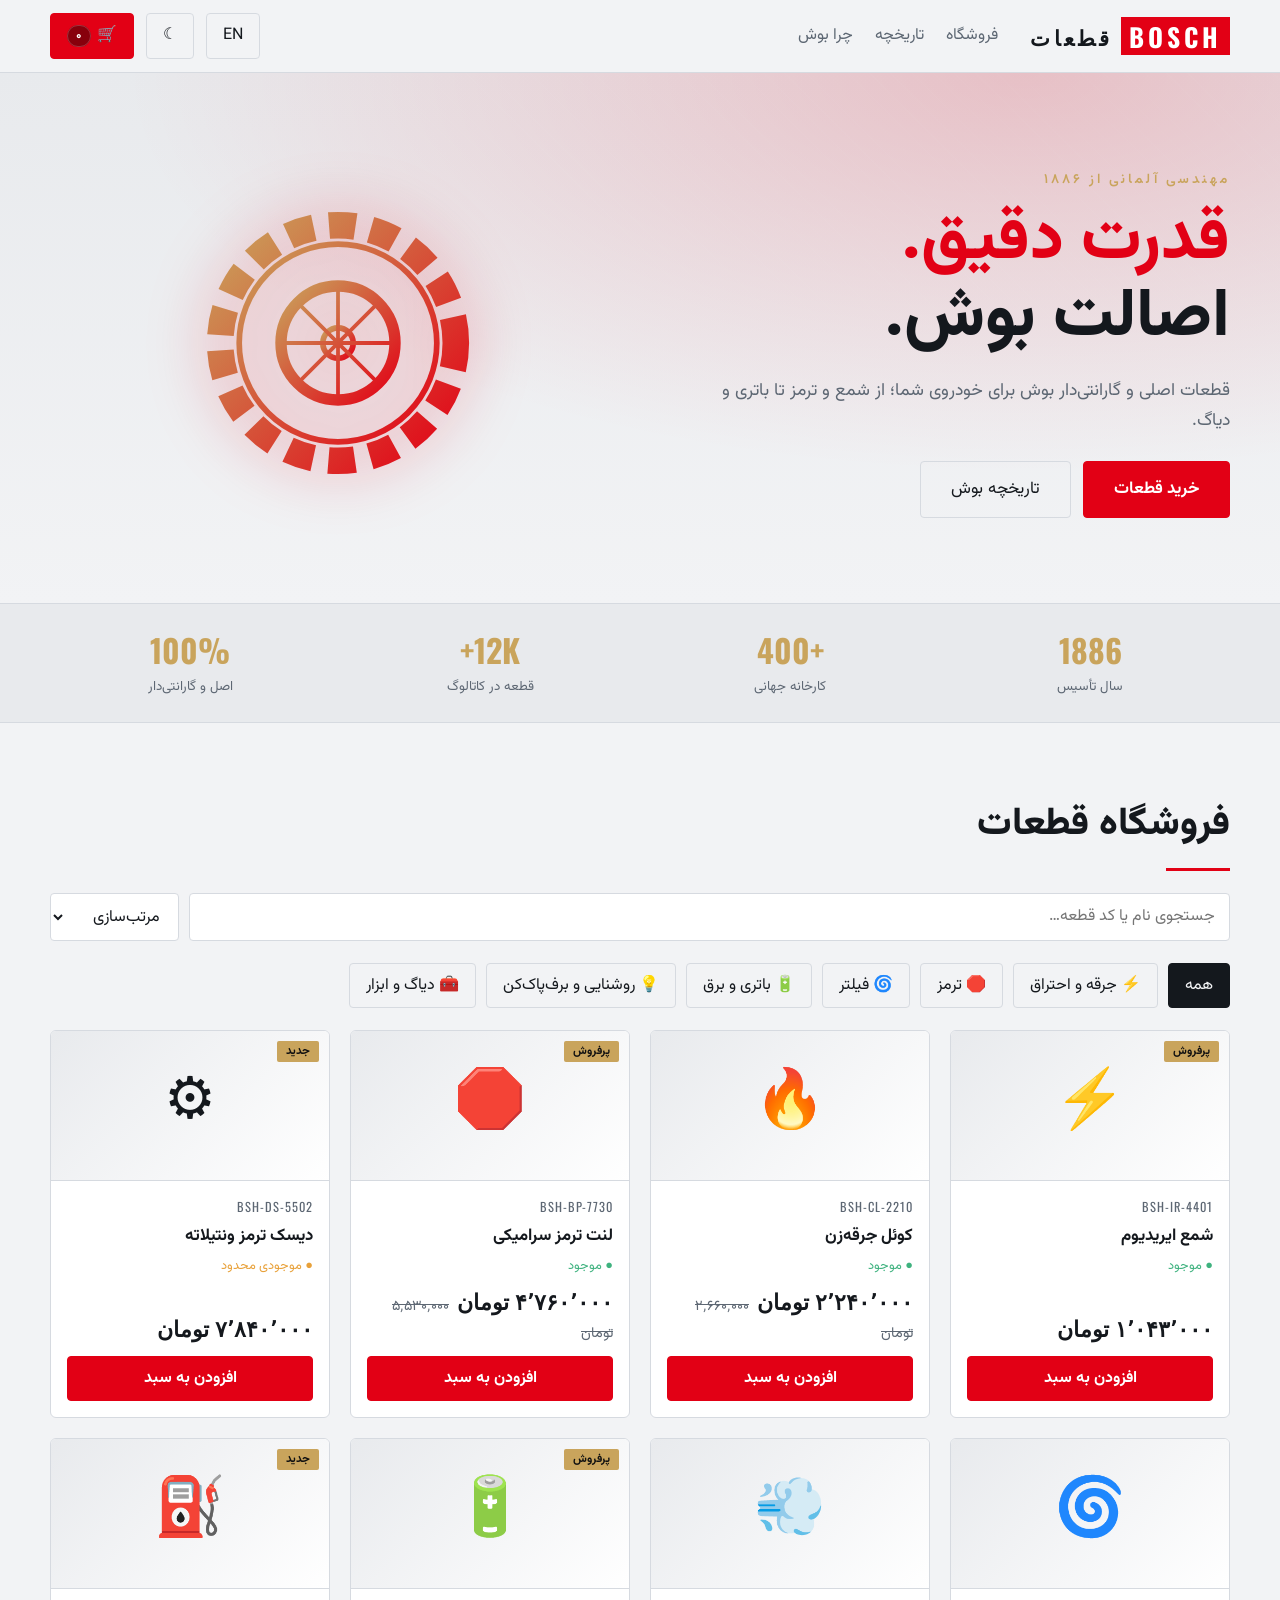
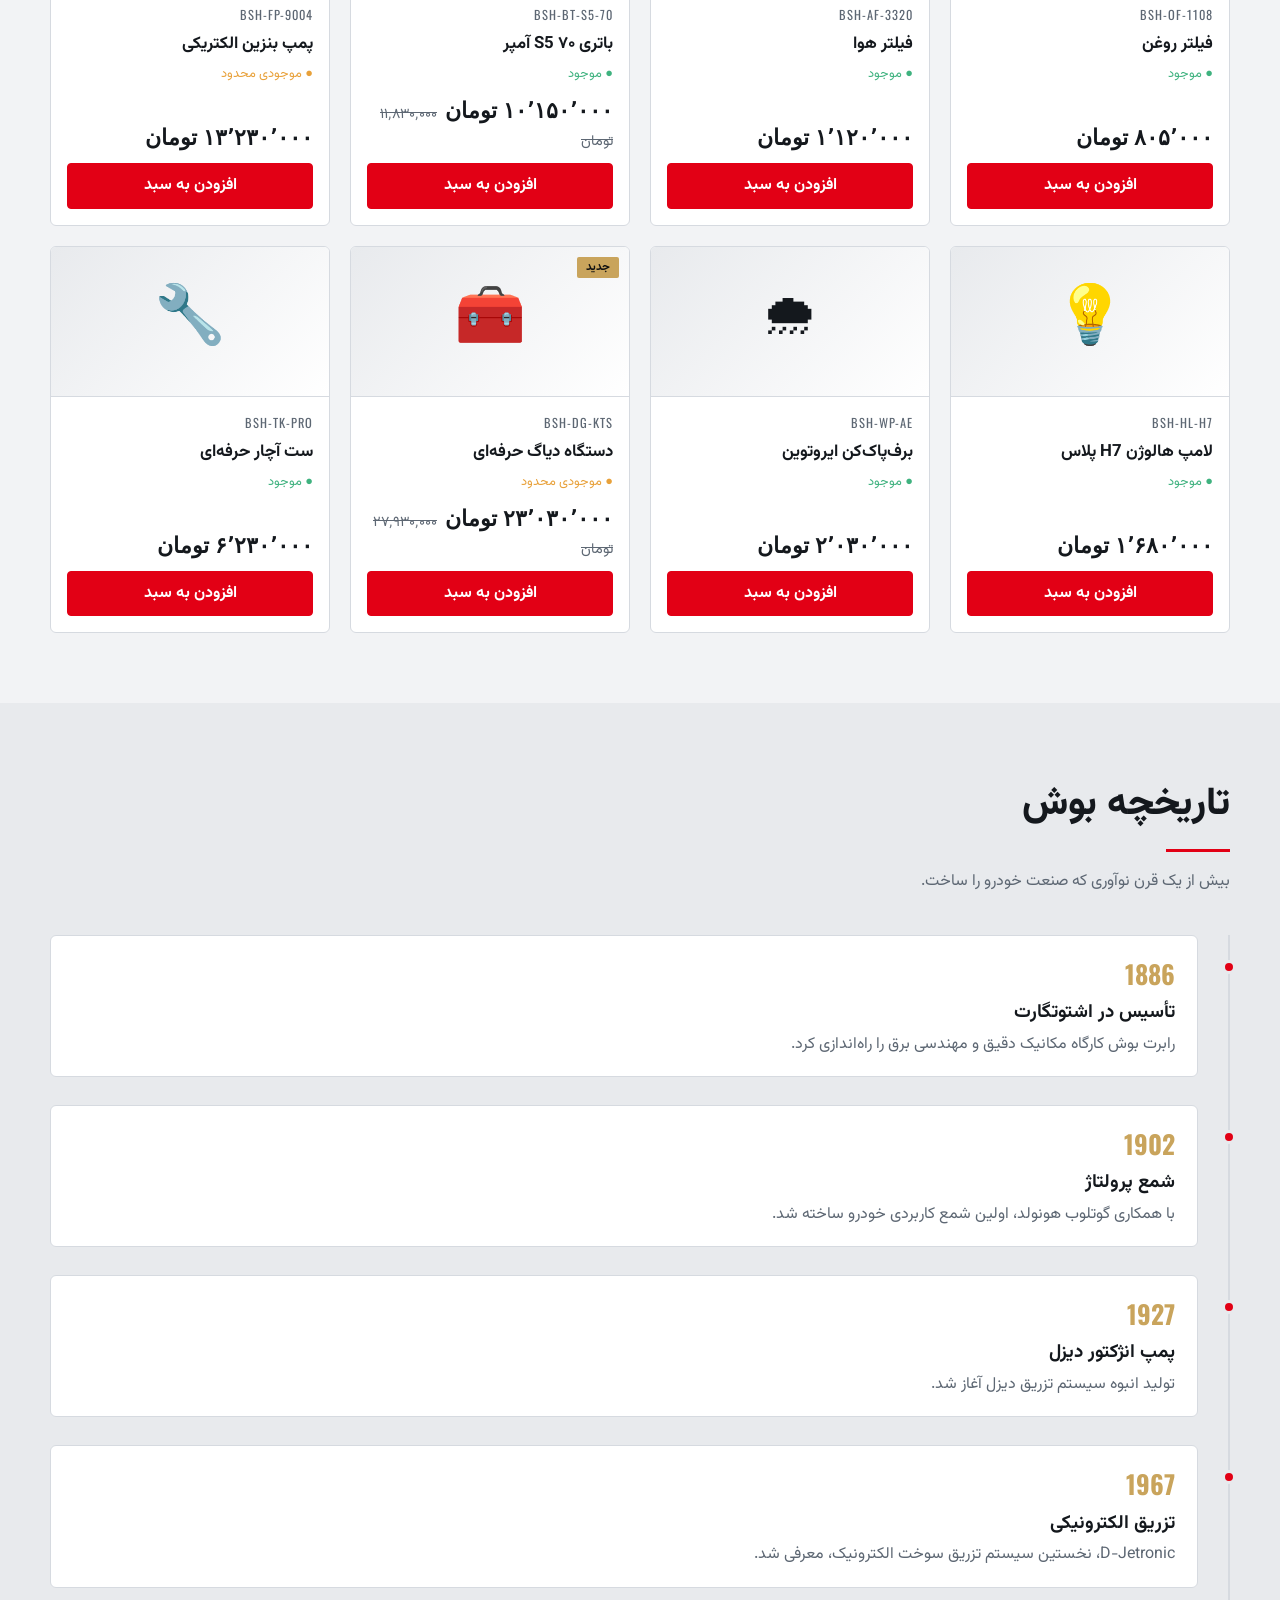
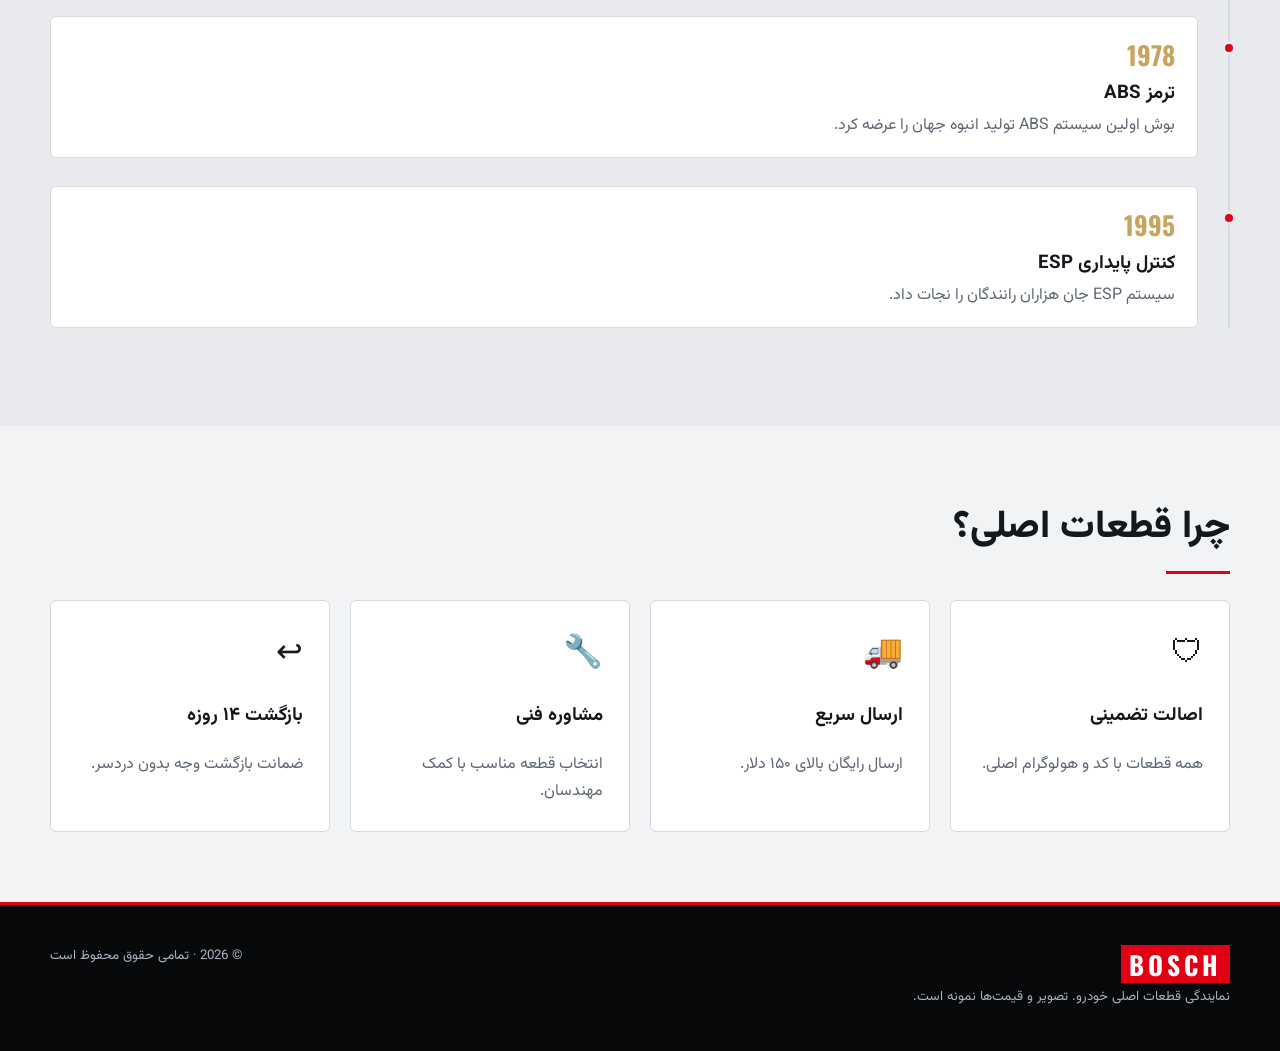
<file: index.html>
<!DOCTYPE html>
<html lang="fa" dir="rtl" data-theme="dark">
<head>
<meta charset="utf-8">
<meta name="viewport" content="width=device-width, initial-scale=1">
<title>BOSCH Parts | قطعات اصلی بوش</title>
<link rel="preconnect" href="https://fonts.googleapis.com">
<link href="https://fonts.googleapis.com/css2?family=Oswald:wght@500;700&family=Vazirmatn:wght@400;600;800&display=swap" rel="stylesheet">
<link rel="stylesheet" href="style.css">
</head>
<body>
<nav>
  <div class="container nav-in">
    <a class="logo" href="#top"><b>BOSCH</b><small data-t="parts"></small></a>
    <div class="menu"><a href="#shop" data-t="nShop"></a><a href="#history" data-t="nHist"></a><a href="#why" data-t="nWhy"></a></div>
    <div class="sp"></div>
    <button class="btn" id="langBtn" aria-label="Language">EN</button>
    <button class="btn" id="themeBtn" aria-label="Theme">☀</button>
    <button class="btn btn-red" id="cartBtn" aria-label="Cart">🛒<span class="badge" id="cartCount">0</span></button>
  </div>
</nav>

<header class="hero" id="top">
  <div class="container hero-in">
    <div>
      <div class="eyebrow" data-t="eyebrow"></div>
      <h1><span data-t="h1a"></span><br><em data-t="h1b"></em></h1>
      <p data-t="sub"></p>
      <div class="cta"><a class="btn btn-red btn-lg" href="#shop" data-t="cta"></a><a class="btn btn-lg" href="#history" data-t="cta2"></a></div>
    </div>
    <svg class="gear" viewBox="0 0 200 200" role="img" aria-label="gear">
      <defs><linearGradient id="g" x1="0" y1="0" x2="1" y2="1"><stop offset="0" stop-color="#c9a45c"/><stop offset="1" stop-color="#e20015"/></linearGradient></defs>
      <g fill="none" stroke="url(#g)">
        <circle cx="100" cy="100" r="62" stroke-width="14" stroke-dasharray="14 8.1"/>
        <circle cx="100" cy="100" r="52" stroke-width="3"/>
        <circle cx="100" cy="100" r="30" stroke-width="6"/>
        <circle cx="100" cy="100" r="8" stroke-width="3"/>
        <path d="M100 70v60M70 100h60M79 79l42 42M121 79l-42 42" stroke-width="2"/>
      </g>
    </svg>
  </div>
</header>

<div class="stats"><div class="container grid4" id="stats"></div></div>

<section id="shop"><div class="container">
  <h2 data-t="shop"></h2>
  <div class="tools">
    <input type="search" id="q" data-ph="search">
    <select id="sort"></select>
  </div>
  <div class="tools" id="cats"></div>
  <div class="grid" id="grid"></div>
  <p class="empty" id="none" data-t="none" hidden></p>
</div></section>

<section id="history" class="alt"><div class="container">
  <h2 data-t="hist"></h2><p class="mu" data-t="histSub"></p>
  <div class="timeline" id="timeline"></div>
</div></section>

<section id="why"><div class="container">
  <h2 data-t="why"></h2>
  <div class="grid4 feats" id="feats"></div>
</div></section>

<footer><div class="container foot">
  <div><div class="logo"><b>BOSCH</b></div><small data-t="foot"></small></div>
  <small>© 2026 · <span data-t="rights"></span></small>
</div></footer>

<div class="ov" id="cartOv" hidden><aside class="drawer" id="drawer"></aside></div>
<div class="ov center" id="modalOv" hidden><div class="modal" id="modal"></div></div>
<div class="toast" id="toast" hidden></div>

<script src="script.js"></script>
</body>
</html>
</file>
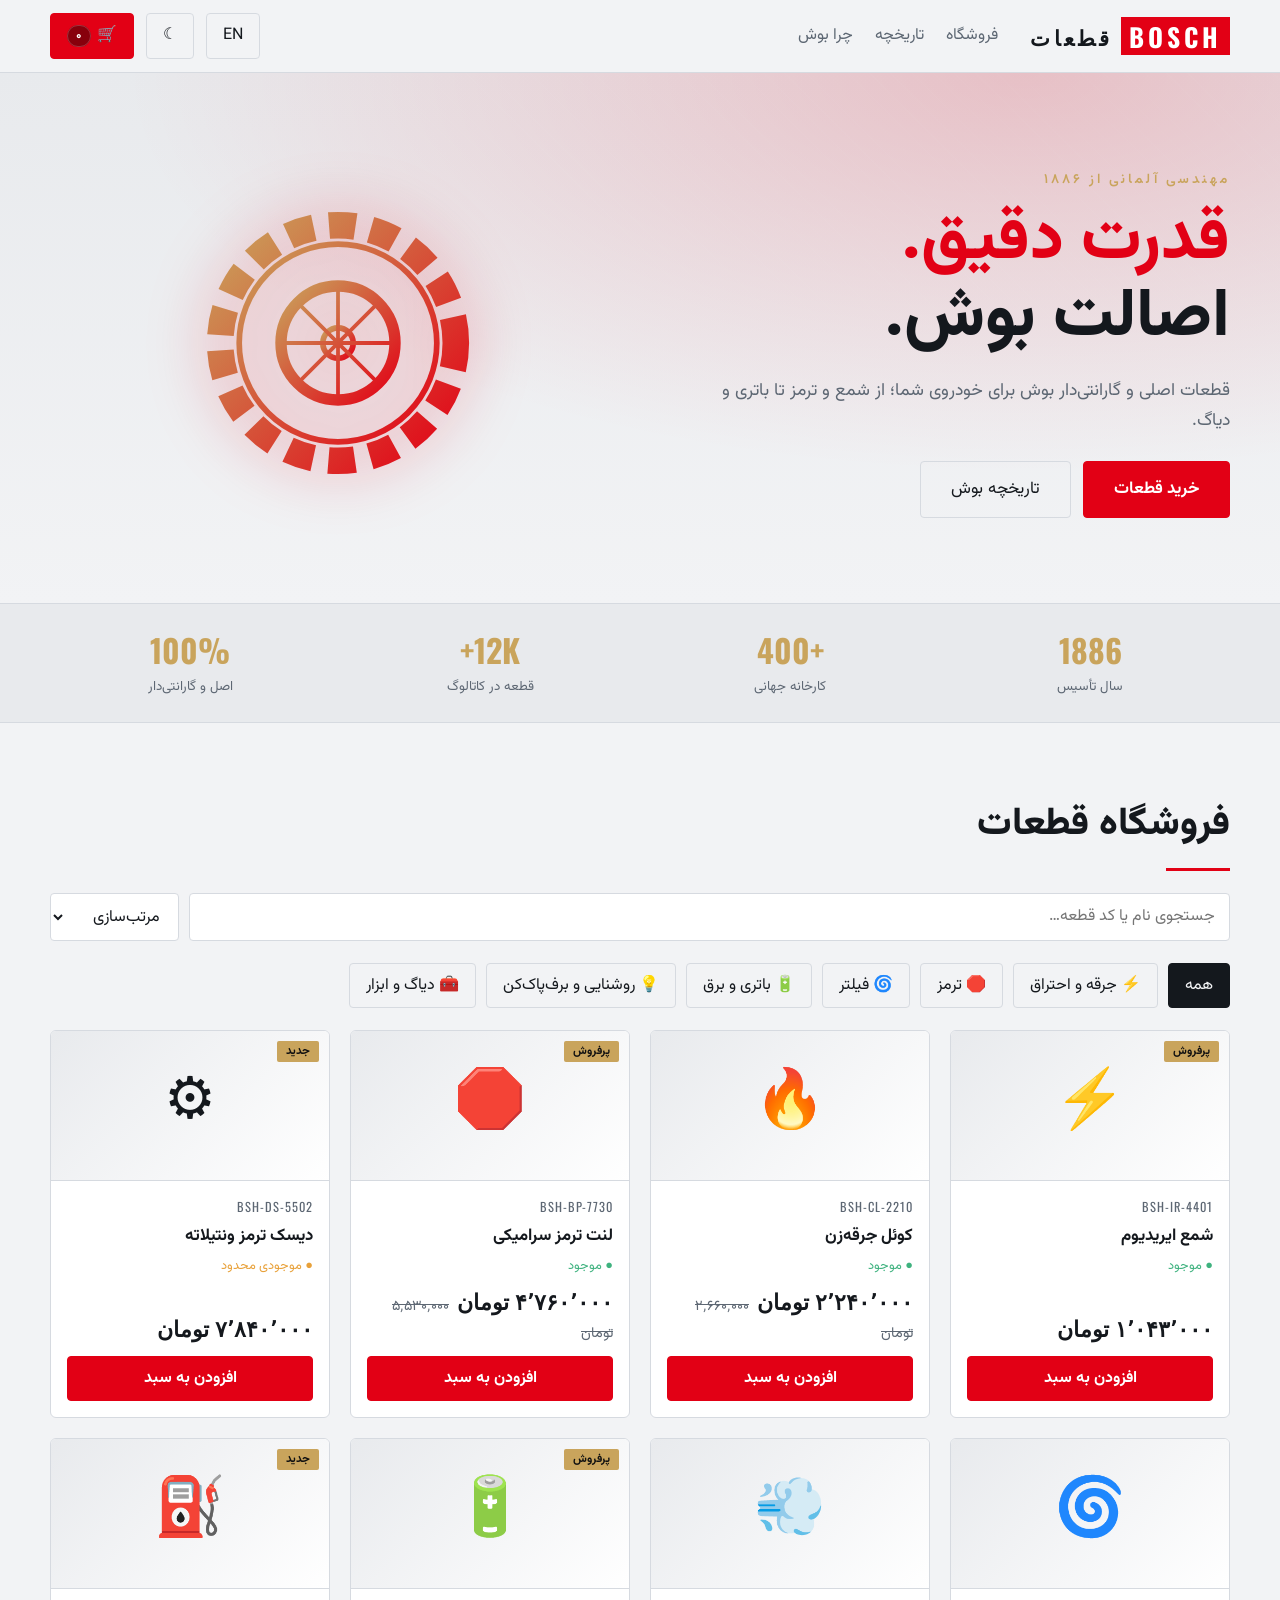
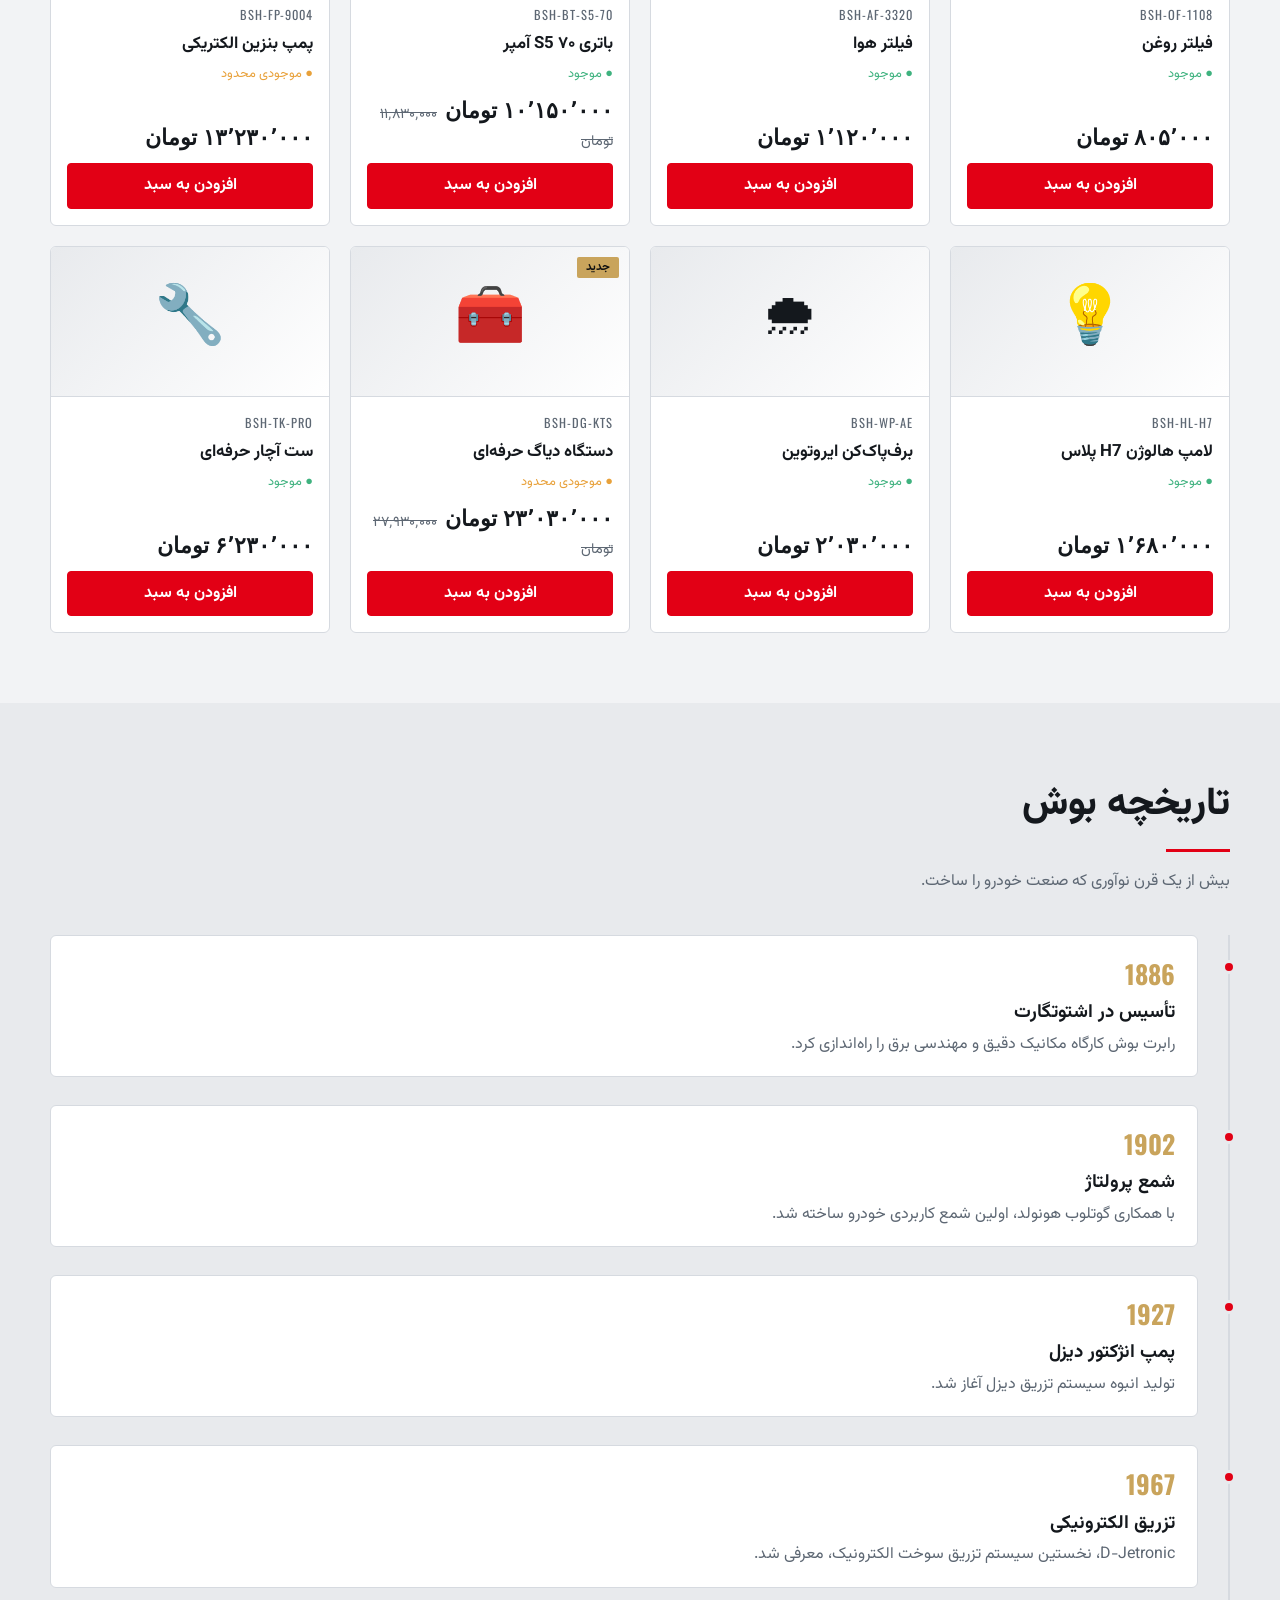
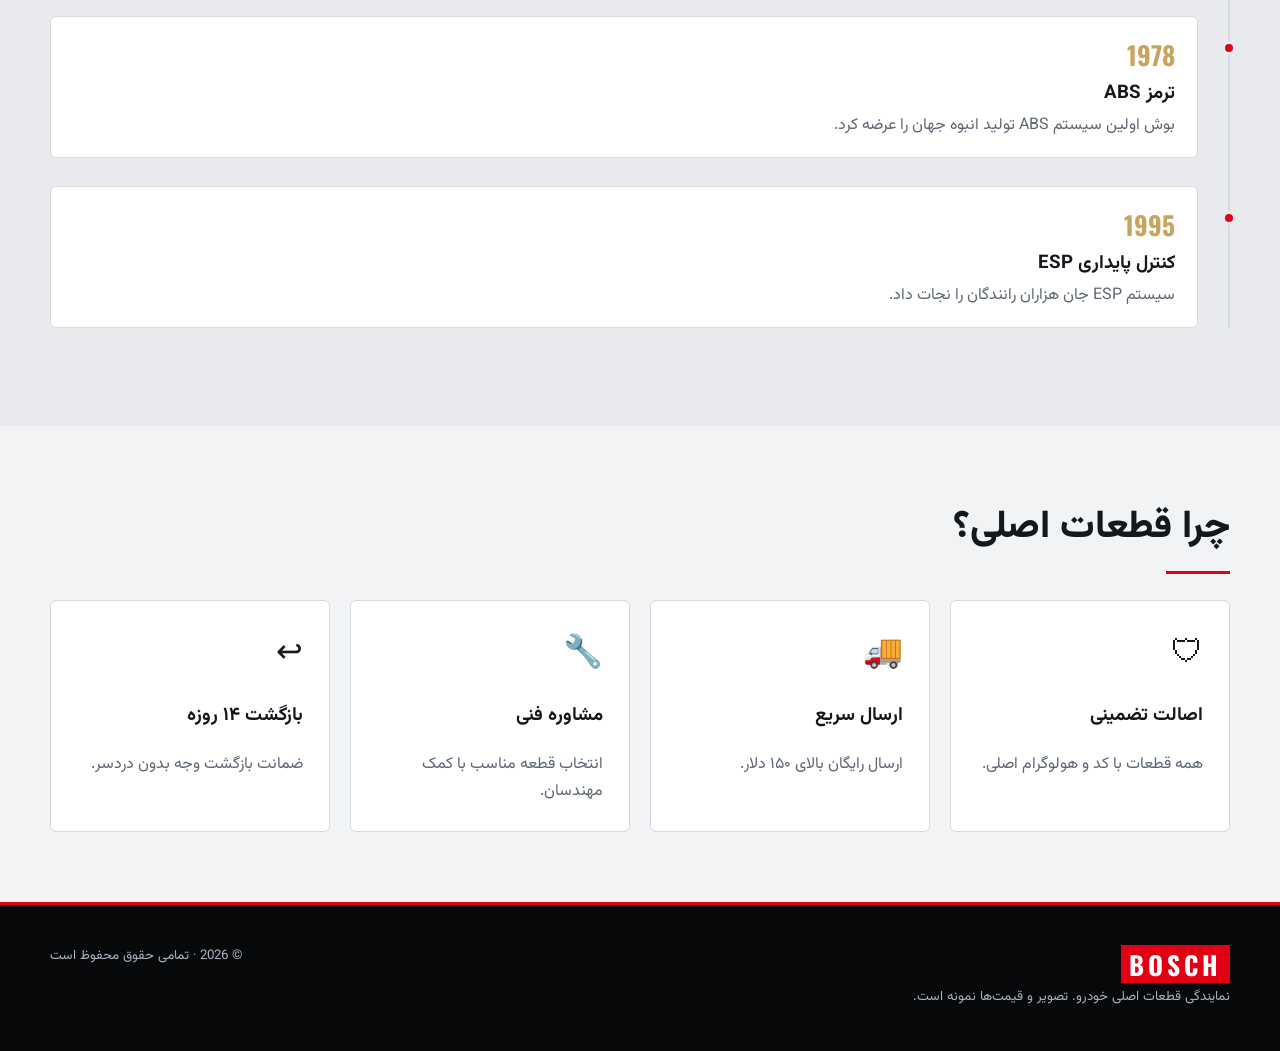
<file: bosch-store-single.html>
<!DOCTYPE html>
<html lang="fa" dir="rtl" data-theme="dark">
<head>
<meta charset="utf-8">
<meta name="viewport" content="width=device-width, initial-scale=1">
<title>BOSCH Parts | قطعات اصلی بوش</title>
<link rel="preconnect" href="https://fonts.googleapis.com">
<link href="https://fonts.googleapis.com/css2?family=Oswald:wght@500;700&family=Vazirmatn:wght@400;600;800&display=swap" rel="stylesheet">
<style>
:root{--bg:#0a0c0f;--bg2:#12161b;--card:#171c22;--tx:#eef1f4;--mu:#8b95a1;--ln:#262d36;--rd:#e20015;--gd:#c9a45c;--sh:0 20px 50px rgba(0,0,0,.5);color-scheme:dark}
[data-theme="light"]{--bg:#f2f3f5;--bg2:#e8eaed;--card:#fff;--tx:#14181d;--mu:#5d6773;--ln:#d6dae0;--sh:0 20px 40px rgba(20,30,50,.12);color-scheme:light}
*,*::before,*::after{box-sizing:border-box}
html{scroll-behavior:smooth;scroll-padding-top:90px}
body{margin:0;background:var(--bg);color:var(--tx);font-family:"Vazirmatn","Segoe UI",Tahoma,sans-serif;line-height:1.7;transition:background .3s,color .3s}
[lang="en"] body{font-family:"Oswald","Segoe UI",Arial,sans-serif;letter-spacing:.3px}
[hidden]{display:none!important}
.container{width:100%;max-width:1220px;margin:auto;padding:0 20px}
.mu{color:var(--mu)}.sp{flex:1}

.btn{border:1px solid var(--ln);background:transparent;color:var(--tx);padding:8px 16px;border-radius:4px;font:inherit;cursor:pointer;transition:.2s;text-decoration:none;display:inline-block}
.btn:hover{border-color:var(--gd);color:var(--gd)}
.btn-red{background:var(--rd);border-color:var(--rd);color:#fff;font-weight:700}
.btn-red:hover{background:#b80011;border-color:#b80011;color:#fff}
.btn-lg{padding:13px 30px;font-size:1.05rem}

nav{position:sticky;top:0;z-index:50;background:color-mix(in srgb,var(--bg) 88%,transparent);backdrop-filter:blur(14px);border-bottom:1px solid var(--ln)}
.nav-in{display:flex;align-items:center;gap:12px;height:72px}
.logo{font:700 1.6rem Oswald,sans-serif;letter-spacing:4px;color:var(--tx);text-decoration:none;display:flex;align-items:center;gap:8px}
.logo b{background:var(--rd);color:#fff;padding:0 8px}
.menu{display:none;gap:22px;margin-inline-start:20px}
.menu a{color:var(--mu);text-decoration:none}.menu a:hover{color:var(--gd)}
@media(min-width:900px){.menu{display:flex}}
.badge{background:var(--rd);color:#fff;border-radius:20px;padding:0 8px;font-size:.78rem;margin-inline-start:6px;border:1px solid #fff3}
.btn-red .badge{background:#0006}

.hero{position:relative;overflow:hidden;padding:80px 0 70px;background:radial-gradient(900px 400px at 80% 0,rgba(226,0,21,.18),transparent),linear-gradient(180deg,var(--bg2),var(--bg))}
.hero::after{content:"";position:absolute;inset:0;background:repeating-linear-gradient(45deg,transparent 0 14px,rgba(255,255,255,.015) 14px 15px);pointer-events:none}
.hero-in{display:grid;gap:30px;align-items:center;position:relative;z-index:1}
@media(min-width:800px){.hero-in{grid-template-columns:1fr 1fr}}
.eyebrow{color:var(--gd);letter-spacing:3px;font-size:.85rem;text-transform:uppercase;font-weight:600}
h1{font-size:clamp(2.2rem,5.5vw,4.2rem);line-height:1.15;margin:12px 0 18px;font-weight:800}
h1 span{color:var(--rd)}h1 em{font-style:normal}
.hero p{max-width:520px;color:var(--mu);font-size:1.1rem}
.cta{display:flex;gap:12px;flex-wrap:wrap;margin-top:26px}
.gear{width:min(380px,80vw);margin:auto;animation:spin 40s linear infinite;filter:drop-shadow(0 0 30px rgba(226,0,21,.35))}
@keyframes spin{to{transform:rotate(360deg)}}
@media(prefers-reduced-motion:reduce){.gear{animation:none}html{scroll-behavior:auto}}

.stats{border-block:1px solid var(--ln);background:var(--bg2)}
.grid4{display:grid;grid-template-columns:repeat(2,1fr);gap:20px}
@media(min-width:800px){.grid4{grid-template-columns:repeat(4,1fr)}}
.stat{text-align:center;padding:22px 0}
.stat strong{display:block;font:700 2rem Oswald,sans-serif;color:var(--gd)}.stat small{color:var(--mu)}

section{padding:70px 0}section.alt{background:var(--bg2)}
h2{font-size:clamp(1.6rem,3vw,2.4rem);font-weight:800;margin:0 0 6px}
h2::after{content:"";display:block;width:64px;height:3px;background:var(--rd);margin-top:10px}
.tools{display:flex;flex-wrap:wrap;gap:10px;margin:22px 0 4px}
input,select{background:var(--card);border:1px solid var(--ln);color:var(--tx);border-radius:4px;padding:9px 14px;font:inherit}
input{flex:1;min-width:200px}input:focus,select:focus{outline:2px solid var(--gd)}
.chip.on{background:var(--tx);color:var(--bg);border-color:var(--tx)}

.grid{display:grid;grid-template-columns:repeat(auto-fill,minmax(250px,1fr));gap:20px;margin-top:22px}
.p{background:var(--card);border:1px solid var(--ln);border-radius:6px;display:flex;flex-direction:column;position:relative;overflow:hidden;transition:.25s}
.p:hover{transform:translateY(-5px);border-color:var(--gd);box-shadow:var(--sh)}
.pic{height:150px;display:grid;place-items:center;font-size:3.6rem;background:linear-gradient(135deg,var(--bg2),var(--card));border-bottom:1px solid var(--ln);cursor:pointer}
.tag{position:absolute;top:10px;inset-inline-start:10px;background:var(--gd);color:#111;font-size:.72rem;font-weight:700;padding:1px 9px;border-radius:2px}
.pb{padding:16px;display:flex;flex-direction:column;gap:6px;flex:1}
.pb h3{font-size:1.05rem;margin:0;cursor:pointer}
.pn{font:.78rem Oswald,monospace;color:var(--mu);letter-spacing:1px}
.stock{font-size:.8rem;color:#3fb27f}.stock.low{color:#e8a13a}
.pf{margin-top:auto;display:flex;flex-direction:column;gap:8px}
.price{font:700 1.35rem Oswald,sans-serif}
.old{text-decoration:line-through;color:var(--mu);font-size:.9rem;margin-inline-start:8px}
.empty{text-align:center;color:var(--mu);margin-top:30px}

.timeline{margin-top:40px;padding-inline-start:30px;border-inline-start:2px solid var(--ln)}
.ev{position:relative;margin-bottom:28px;background:var(--card);border:1px solid var(--ln);padding:18px 22px;border-radius:6px}
.ev::before{content:"";position:absolute;inset-inline-start:-39px;top:24px;width:14px;height:14px;background:var(--rd);border:3px solid var(--bg2);border-radius:50%}
.ev em{font:700 1.6rem Oswald,sans-serif;color:var(--gd);font-style:normal}
.ev h3{margin:2px 0}
.feats{margin-top:26px}
.ft{background:var(--card);border:1px solid var(--ln);border-radius:6px;padding:26px}
.ft i{font-size:2rem;font-style:normal}

footer{background:#06080a;color:#aab2bc;padding:40px 0;border-top:3px solid var(--rd)}
.foot{display:flex;justify-content:space-between;flex-wrap:wrap;gap:14px}.foot .logo{color:#fff}

.ov{position:fixed;inset:0;background:rgba(0,0,0,.65);z-index:90;display:flex;justify-content:flex-end}
.ov.center{justify-content:center;align-items:center}
.drawer{width:min(420px,100%);height:100%;background:var(--bg);border-inline-start:1px solid var(--ln);padding:22px;overflow:auto;display:flex;flex-direction:column;gap:14px}
.modal{width:min(620px,94%);max-height:90%;overflow:auto;background:var(--bg);border:1px solid var(--gd);border-radius:8px;padding:26px}
.row{display:flex;justify-content:space-between;align-items:center;gap:10px}
.ci{display:flex;gap:12px;align-items:center;border-bottom:1px solid var(--ln);padding-bottom:12px}
.ci .ic{font-size:2rem}.ci .info{flex:1}
.qty{display:flex;align-items:center;gap:8px}.qty button{width:30px;height:30px;padding:0}
.total{font-size:1.3rem;font-weight:800;margin:8px 0 14px}
.toast{position:fixed;bottom:24px;inset-inline-start:24px;background:var(--gd);color:#111;padding:12px 22px;border-radius:4px;font-weight:700;z-index:99}

/* ---------- Responsive ---------- */
html,body{max-width:100%;overflow-x:hidden}
img,svg{max-width:100%;height:auto}
.grid>*,.grid4>*,.hero-in>*{min-width:0}
.grid{grid-template-columns:repeat(auto-fill,minmax(min(100%,230px),1fr))}
@media(max-width:900px){
  section{padding:54px 0}
  .hero{padding:56px 0 48px}
  .hero-in{text-align:center}
  .hero p{margin-inline:auto}
  .cta{justify-content:center}
  .gear{width:min(280px,65vw)}
}
@media(max-width:600px){
  .container{padding:0 14px}
  .nav-in{gap:6px;height:62px}
  .logo{font-size:1.25rem;letter-spacing:2px}
  .logo small{display:none}
  .btn{padding:7px 11px}
  .btn-lg{padding:12px 20px;font-size:1rem;flex:1;text-align:center}
  .stat{padding:14px 0}.stat strong{font-size:1.5rem}
  .tools{gap:8px}
  select,input{width:100%;flex:1 1 100%}
  #cats{flex-wrap:nowrap;overflow-x:auto;padding-bottom:8px;-webkit-overflow-scrolling:touch}
  #cats .chip{white-space:nowrap;flex:none}
  .grid{grid-template-columns:repeat(2,1fr);gap:12px}
  .pic{height:110px;font-size:2.8rem}
  .pb{padding:12px}.pb h3{font-size:.95rem}.price{font-size:1.1rem}
  .old{display:block;margin:0}
  .timeline{padding-inline-start:20px}
  .ev{padding:14px 16px}.ev::before{inset-inline-start:-29px}
  .modal{padding:18px}
  .toast{inset-inline:14px;text-align:center}
  .foot{flex-direction:column}
}
@media(max-width:360px){.grid{grid-template-columns:1fr}}

</style>
</head>
<body>
<nav>
  <div class="container nav-in">
    <a class="logo" href="#top"><b>BOSCH</b><small data-t="parts"></small></a>
    <div class="menu"><a href="#shop" data-t="nShop"></a><a href="#history" data-t="nHist"></a><a href="#why" data-t="nWhy"></a></div>
    <div class="sp"></div>
    <button class="btn" id="langBtn" aria-label="Language">EN</button>
    <button class="btn" id="themeBtn" aria-label="Theme">☀</button>
    <button class="btn btn-red" id="cartBtn" aria-label="Cart">🛒<span class="badge" id="cartCount">0</span></button>
  </div>
</nav>

<header class="hero" id="top">
  <div class="container hero-in">
    <div>
      <div class="eyebrow" data-t="eyebrow"></div>
      <h1><span data-t="h1a"></span><br><em data-t="h1b"></em></h1>
      <p data-t="sub"></p>
      <div class="cta"><a class="btn btn-red btn-lg" href="#shop" data-t="cta"></a><a class="btn btn-lg" href="#history" data-t="cta2"></a></div>
    </div>
    <svg class="gear" viewBox="0 0 200 200" role="img" aria-label="gear">
      <defs><linearGradient id="g" x1="0" y1="0" x2="1" y2="1"><stop offset="0" stop-color="#c9a45c"/><stop offset="1" stop-color="#e20015"/></linearGradient></defs>
      <g fill="none" stroke="url(#g)">
        <circle cx="100" cy="100" r="62" stroke-width="14" stroke-dasharray="14 8.1"/>
        <circle cx="100" cy="100" r="52" stroke-width="3"/>
        <circle cx="100" cy="100" r="30" stroke-width="6"/>
        <circle cx="100" cy="100" r="8" stroke-width="3"/>
        <path d="M100 70v60M70 100h60M79 79l42 42M121 79l-42 42" stroke-width="2"/>
      </g>
    </svg>
  </div>
</header>

<div class="stats"><div class="container grid4" id="stats"></div></div>

<section id="shop"><div class="container">
  <h2 data-t="shop"></h2>
  <div class="tools">
    <input type="search" id="q" data-ph="search">
    <select id="sort"></select>
  </div>
  <div class="tools" id="cats"></div>
  <div class="grid" id="grid"></div>
  <p class="empty" id="none" data-t="none" hidden></p>
</div></section>

<section id="history" class="alt"><div class="container">
  <h2 data-t="hist"></h2><p class="mu" data-t="histSub"></p>
  <div class="timeline" id="timeline"></div>
</div></section>

<section id="why"><div class="container">
  <h2 data-t="why"></h2>
  <div class="grid4 feats" id="feats"></div>
</div></section>

<footer><div class="container foot">
  <div><div class="logo"><b>BOSCH</b></div><small data-t="foot"></small></div>
  <small>© 2026 · <span data-t="rights"></span></small>
</div></footer>

<div class="ov" id="cartOv" hidden><aside class="drawer" id="drawer"></aside></div>
<div class="ov center" id="modalOv" hidden><div class="modal" id="modal"></div></div>
<div class="toast" id="toast" hidden></div>

<script>
(function () {
  'use strict';

  /* ---------- Texts (fa / en) ---------- */
  var TX = {
    fa: {parts:'قطعات',nShop:'فروشگاه',nHist:'تاریخچه',nWhy:'چرا بوش',eyebrow:'مهندسی آلمانی از ۱۸۸۶',h1a:'قدرت دقیق.',h1b:'اصالت بوش.',sub:'قطعات اصلی و گارانتی‌دار بوش برای خودروی شما؛ از شمع و ترمز تا باتری و دیاگ.',cta:'خرید قطعات',cta2:'تاریخچه بوش',shop:'فروشگاه قطعات',search:'جستجوی نام یا کد قطعه…',sort:'مرتب‌سازی',low:'ارزان‌ترین',high:'گران‌ترین',pop:'پرفروش‌ترین',all:'همه',add:'افزودن به سبد',none:'قطعه‌ای پیدا نشد',nw:'جدید',best:'پرفروش',inst:'موجود',lowst:'موجودی محدود',hist:'تاریخچه بوش',histSub:'بیش از یک قرن نوآوری که صنعت خودرو را ساخت.',why:'چرا قطعات اصلی؟',foot:'نمایندگی قطعات اصلی خودرو. تصویر و قیمت‌ها نمونه است.',rights:'تمامی حقوق محفوظ است',cart:'سبد خرید',empty:'سبد شما خالی است',sub_t:'جمع جزء',ship:'ارسال',free:'رایگان',tot:'مبلغ نهایی',checkout:'ثبت سفارش',specs:'مشخصات',done:'سفارش شما ثبت شد ✓',added:'به سبد اضافه شد',cur:'تومان'},
    en: {parts:'PARTS',nShop:'Shop',nHist:'History',nWhy:'Why Bosch',eyebrow:'GERMAN ENGINEERING SINCE 1886',h1a:'PRECISE POWER.',h1b:'BOSCH GRADE.',sub:'Genuine, warrantied Bosch parts for your car: from spark plugs and brakes to batteries and diagnostics.',cta:'SHOP PARTS',cta2:'BOSCH HISTORY',shop:'Parts Catalog',search:'Search by name or part number…',sort:'Sort by',low:'Price: low to high',high:'Price: high to low',pop:'Best sellers',all:'All',add:'Add to cart',none:'No parts found',nw:'NEW',best:'BEST SELLER',inst:'In stock',lowst:'Low stock',hist:'The Bosch Story',histSub:'Over a century of innovation that shaped the automobile.',why:'Why Genuine Parts?',foot:'Authorized genuine automotive parts. Images and prices are samples.',rights:'All rights reserved',cart:'Your Cart',empty:'Your cart is empty',sub_t:'Subtotal',ship:'Shipping',free:'Free',tot:'Total',checkout:'Place Order',specs:'Specifications',done:'Order placed ✓',added:'Added to cart',cur:'$'}
  };

  /* ---------- Data ---------- */
  var CATS = [
    {id:'ign',ic:'⚡',fa:'جرقه و احتراق',en:'Ignition'},
    {id:'brk',ic:'🛑',fa:'ترمز',en:'Brakes'},
    {id:'flt',ic:'🌀',fa:'فیلتر',en:'Filters'},
    {id:'pwr',ic:'🔋',fa:'باتری و برق',en:'Battery & Power'},
    {id:'lgt',ic:'💡',fa:'روشنایی و برف‌پاک‌کن',en:'Lights & Wipers'},
    {id:'dia',ic:'🧰',fa:'دیاگ و ابزار',en:'Diagnostics'}
  ];
  function P(id,c,ic,usd,old,st,pop,tag,pn,fa,en,dfa,den,s1fa,s1en,s2fa,s2en){
    return {id:id,c:c,ic:ic,usd:usd,old:old,st:st,pop:pop,tag:tag,pn:pn,fa:fa,en:en,dfa:dfa,den:den,sp:[{fa:s1fa,en:s1en},{fa:s2fa,en:s2en}]};
  }
  var PRODUCTS = [
    P(1,'ign','⚡',14.9,0,60,95,'best','BSH-IR-4401','شمع ایریدیوم','Iridium Spark Plug','الکترود ایریدیوم برای جرقه پایدار، مصرف کمتر و استارت سریع‌تر.','Iridium electrode for a stable spark, better economy and faster starts.','عمر: تا ۸۰ هزار کیلومتر','Life: up to 80,000 km','گارانتی ۲ ساله','2-year warranty'),
    P(2,'ign','🔥',32,38,25,60,'','BSH-CL-2210','کوئل جرقه‌زن','Ignition Coil','ولتاژ خروجی بالا و عایق مقاوم در برابر حرارت موتور.','High output voltage with heat-resistant insulation.','ولتاژ: ۴۰ کیلوولت','Output: 40 kV','مقاوم در برابر لرزش','Vibration resistant'),
    P(3,'brk','🛑',68,79,18,88,'best','BSH-BP-7730','لنت ترمز سرامیکی','Ceramic Brake Pads','ترمزگیری قوی، گردوغبار کم و بدون صدا.','Strong stopping power, low dust and silent operation.','جنس: سرامیک','Material: ceramic','ست جلو','Front set'),
    P(4,'brk','⚙',112,0,9,40,'nw','BSH-DS-5502','دیسک ترمز ونتیلاته','Vented Brake Disc','دیسک ونتیلاته برای دفع حرارت بهتر در ترمز سنگین.','Vented design for superior heat dissipation under heavy braking.','قطر: ۳۱۲ میلی‌متر','Diameter: 312 mm','پوشش ضدزنگ','Anti-corrosion coating'),
    P(5,'flt','🌀',11.5,0,120,70,'','BSH-OF-1108','فیلتر روغن','Oil Filter','فیلتراسیون بالا و ضدنشت برای محافظت از موتور.','High filtration efficiency with leak-proof sealing.','راندمان: ۹۹٪','Efficiency: 99%','دارای سوپاپ ضدبرگشت','Anti-drain valve'),
    P(6,'flt','💨',16,0,80,55,'','BSH-AF-3320','فیلتر هوا','Air Filter','جریان هوای پاک و پایدار برای عملکرد بهتر موتور.','Clean, steady airflow for better engine performance.','الیاف چندلایه','Multi-layer fibre','هم‌اندازه با فیلتر اصلی','OE-fit replacement'),
    P(7,'pwr','🔋',145,169,14,92,'best','BSH-BT-S5-70','باتری S5 ۷۰ آمپر','S5 Battery 70Ah','باتری قدرتمند مخصوص خودروهای مدرن با استارت-استاپ.','Powerful battery for modern cars with start-stop.','ظرفیت: ۷۰ آمپرساعت','Capacity: 70 Ah','گارانتی ۳ ساله','3-year warranty'),
    P(8,'pwr','⛽',189,0,7,35,'nw','BSH-FP-9004','پمپ بنزین الکتریکی','Electric Fuel Pump','پمپ دقیق با فشار ثابت برای انژکتورهای مدرن.','Precision pump with constant pressure for modern injectors.','فشار: ۴٫۵ بار','Pressure: 4.5 bar','کم‌صدا','Low noise'),
    P(9,'lgt','💡',24,0,70,65,'','BSH-HL-H7','لامپ هالوژن H7 پلاس','H7 Plus Halogen Bulb','تا ۹۰٪ نور بیشتر و دید واضح‌تر در شب.','Up to 90% more light for clearer night vision.','۵۵ وات / ۱۲ ولت','55 W / 12 V','ست ۲ عددی','Pack of 2'),
    P(10,'lgt','🌧',29,0,50,58,'','BSH-WP-AE','برف‌پاک‌کن ایروتوین','Aerotwin Wiper Set','تیغه آیرودینامیک بدون اسکلت فلزی با پاک‌کنی یکنواخت.','Aerodynamic flat blade with an even wipe.','جنس: لاستیک پریمیوم','Premium rubber','ست جلو','Front pair'),
    P(11,'dia','🧰',329,399,5,45,'nw','BSH-DG-KTS','دستگاه دیاگ حرفه‌ای','Pro Diagnostic Scanner','عیب‌یابی تمام سیستم‌های خودرو با نرم‌افزار به‌روز.','Full-system diagnostics with up-to-date software.','اتصال: بلوتوث','Link: Bluetooth','به‌روزرسانی سالانه','Annual updates'),
    P(12,'dia','🔧',89,0,22,30,'','BSH-TK-PRO','ست آچار حرفه‌ای','Pro Tool Kit','ست ۷۲ تکه فولاد کروم‌وانادیوم برای تعمیرکاران جدی.','72-piece chrome-vanadium set for serious mechanics.','۷۲ تکه','72 pieces','کیف ضدضربه','Impact case')
  ];
  var STATS = [
    {v:'1886',fa:'سال تأسیس',en:'Founded'},
    {v:'+400',fa:'کارخانه جهانی',en:'Locations worldwide'},
    {v:'12K+',fa:'قطعه در کاتالوگ',en:'Parts in catalog'},
    {v:'100%',fa:'اصل و گارانتی‌دار',en:'Genuine'}
  ];
  function H(y,a,b,c,d){return {y:y,tfa:a,ten:b,dfa:c,den:d};}
  var HIST = [
    H('1886','تأسیس در اشتوتگارت','Founded in Stuttgart','رابرت بوش کارگاه مکانیک دقیق و مهندسی برق را راه‌اندازی کرد.','Robert Bosch opens his workshop for precision mechanics and electrical engineering.'),
    H('1902','شمع پرولتاژ','High-voltage spark plug','با همکاری گوتلوب هونولد، اولین شمع کاربردی خودرو ساخته شد.','With Gottlob Honold, the first practical spark plug for automobiles is introduced.'),
    H('1927','پمپ انژکتور دیزل','Diesel injection pump','تولید انبوه سیستم تزریق دیزل آغاز شد.','Series production of the diesel injection pump begins.'),
    H('1967','تزریق الکترونیکی','Electronic fuel injection','D-Jetronic، نخستین سیستم تزریق سوخت الکترونیک، معرفی شد.','D-Jetronic, the first electronic fuel injection system, arrives.'),
    H('1978','ترمز ABS','ABS braking','بوش اولین سیستم ABS تولید انبوه جهان را عرضه کرد.','Bosch introduces the world’s first series-production ABS.'),
    H('1995','کنترل پایداری ESP','ESP stability control','سیستم ESP جان هزاران رانندگان را نجات داد.','ESP stability control goes on to save thousands of lives.')
  ];
  var FEATS = [
    {ic:'🛡',fa:'اصالت تضمینی',en:'Guaranteed Genuine',dfa:'همه قطعات با کد و هولوگرام اصلی.',den:'Every part ships with its original code and hologram.'},
    {ic:'🚚',fa:'ارسال سریع',en:'Fast Delivery',dfa:'ارسال رایگان بالای ۱۵۰ دلار.',den:'Free shipping on orders over $150.'},
    {ic:'🔧',fa:'مشاوره فنی',en:'Expert Advice',dfa:'انتخاب قطعه مناسب با کمک مهندسان.',den:'Pick the right part with engineer support.'},
    {ic:'↩',fa:'بازگشت ۱۴ روزه',en:'14-Day Returns',dfa:'ضمانت بازگشت وجه بدون دردسر.',den:'Hassle-free refunds within 14 days.'}
  ];

  /* ---------- State ---------- */
  var S = {lang:'fa', theme:'dark', cat:'', q:'', sort:'', cart:[]};
  function load(k, d) { try { var v = localStorage.getItem(k); return v === null ? d : v; } catch (e) { return d; } }
  function save(k, v) { try { localStorage.setItem(k, v); } catch (e) {} }
  S.lang = load('b_lang', 'fa');
  S.theme = load('b_theme', window.matchMedia && matchMedia('(prefers-color-scheme: light)').matches ? 'light' : 'dark');
  try { S.cart = JSON.parse(load('b_cart', '[]')).filter(function (i) { return byId(i.id); }); } catch (e) { S.cart = []; }

  /* ---------- Helpers ---------- */
  var $ = function (id) { return document.getElementById(id); };
  function byId(id) { return PRODUCTS.filter(function (p) { return p.id === id; })[0]; }
  function t(k) { return TX[S.lang][k] || k; }
  function num(n) { return S.lang === 'fa' ? Number(n).toLocaleString('fa-IR') : String(n); }
  function money(u) {
    return S.lang === 'fa'
      ? (Math.round(u * 70) * 1000).toLocaleString('fa-IR') + ' ' + TX.fa.cur
      : '$' + u.toFixed(2);
  }
  function count() { return S.cart.reduce(function (a, i) { return a + i.q; }, 0); }
  function total() { return S.cart.reduce(function (a, i) { return a + i.q * byId(i.id).usd; }, 0); }
  var toastTimer;
  function toast(m) {
    var el = $('toast'); el.textContent = m; el.hidden = false;
    clearTimeout(toastTimer); toastTimer = setTimeout(function () { el.hidden = true; }, 1800);
  }

  /* ---------- Render ---------- */
  function applyStatic() {
    var h = document.documentElement;
    h.lang = S.lang; h.dir = S.lang === 'fa' ? 'rtl' : 'ltr'; h.setAttribute('data-theme', S.theme);
    document.querySelectorAll('[data-t]').forEach(function (el) { el.textContent = t(el.getAttribute('data-t')); });
    $('q').placeholder = t('search');
    $('langBtn').textContent = S.lang === 'fa' ? 'EN' : 'فا';
    $('themeBtn').textContent = S.theme === 'dark' ? '☀' : '☾';
    $('sort').innerHTML = [['', 'sort'], ['usd', 'low'], ['-usd', 'high'], ['-pop', 'pop']].map(function (o) {
      return '<option value="' + o[0] + '"' + (S.sort === o[0] ? ' selected' : '') + '>' + t(o[1]) + '</option>';
    }).join('');
    $('stats').innerHTML = STATS.map(function (s) { return '<div class="stat"><strong>' + s.v + '</strong><small>' + s[S.lang] + '</small></div>'; }).join('');
    $('timeline').innerHTML = HIST.map(function (e) {
      return '<div class="ev"><em>' + e.y + '</em><h3>' + e['t' + S.lang] + '</h3><div class="mu">' + e['d' + S.lang] + '</div></div>';
    }).join('');
    $('feats').innerHTML = FEATS.map(function (f) {
      return '<div class="ft"><i>' + f.ic + '</i><h3>' + f[S.lang] + '</h3><div class="mu">' + f['d' + S.lang] + '</div></div>';
    }).join('');
    $('cats').innerHTML = '<button class="btn chip' + (S.cat === '' ? ' on' : '') + '" data-cat="">' + t('all') + '</button>' +
      CATS.map(function (c) { return '<button class="btn chip' + (S.cat === c.id ? ' on' : '') + '" data-cat="' + c.id + '">' + c.ic + ' ' + c[S.lang] + '</button>'; }).join('');
    renderGrid(); renderCart();
  }

  function renderGrid() {
    var q = S.q.trim().toLowerCase();
    var list = PRODUCTS.filter(function (p) {
      return (!S.cat || p.c === S.cat) && (!q || (p.fa + ' ' + p.en + ' ' + p.pn).toLowerCase().indexOf(q) > -1);
    });
    if (S.sort) {
      var k = S.sort.replace('-', ''), d = S.sort[0] === '-' ? -1 : 1;
      list.sort(function (a, b) { return (a[k] - b[k]) * d; });
    }
    $('grid').innerHTML = list.map(function (p) {
      return '<article class="p">' +
        (p.tag ? '<span class="tag">' + t(p.tag) + '</span>' : '') +
        '<div class="pic" data-open="' + p.id + '">' + p.ic + '</div>' +
        '<div class="pb"><div class="pn">' + p.pn + '</div>' +
        '<h3 data-open="' + p.id + '">' + p[S.lang] + '</h3>' +
        '<div class="stock' + (p.st < 10 ? ' low' : '') + '">● ' + (p.st < 10 ? t('lowst') : t('inst')) + '</div>' +
        '<div class="pf"><div><span class="price">' + money(p.usd) + '</span>' + (p.old ? '<span class="old">' + money(p.old) + '</span>' : '') + '</div>' +
        '<button class="btn btn-red" data-add="' + p.id + '">' + t('add') + '</button></div></div></article>';
    }).join('');
    $('none').hidden = list.length > 0;
  }

  function renderCart() {
    $('cartCount').textContent = num(count());
    var d = $('drawer');
    var ship = total() >= 150 ? 0 : 9;
    d.innerHTML = '<div class="row"><h3 style="margin:0">' + t('cart') + '</h3><button class="btn" data-close="cart">✕</button></div>' +
      (S.cart.length ? S.cart.map(function (i) {
        var p = byId(i.id);
        return '<div class="ci"><div class="ic">' + p.ic + '</div><div class="info"><div>' + p[S.lang] + '</div><small class="mu">' + money(p.usd) + '</small></div>' +
          '<div class="qty"><button class="btn" data-q="-1" data-id="' + p.id + '">−</button><span>' + num(i.q) + '</span><button class="btn" data-q="1" data-id="' + p.id + '">+</button></div></div>';
      }).join('') +
      '<div style="margin-top:auto"><div class="row"><span>' + t('sub_t') + '</span><span>' + money(total()) + '</span></div>' +
      '<div class="row mu"><small>' + t('ship') + '</small><small>' + (ship ? money(ship) : t('free')) + '</small></div>' +
      '<div class="row total"><span>' + t('tot') + '</span><span>' + money(total() + ship) + '</span></div>' +
      '<button class="btn btn-red btn-lg" style="width:100%" data-checkout>' + t('checkout') + '</button></div>'
      : '<p class="mu">' + t('empty') + '</p>');
  }

  function openModal(id) {
    var p = byId(id);
    $('modal').innerHTML = '<div class="row"><div style="font-size:4rem">' + p.ic + '</div><button class="btn" data-close="modal">✕</button></div>' +
      '<div class="pn">' + p.pn + '</div><h2>' + p[S.lang] + '</h2><p>' + p['d' + S.lang] + '</p>' +
      '<div class="eyebrow">' + t('specs') + '</div><ul class="mu">' + p.sp.map(function (s) { return '<li>' + s[S.lang] + '</li>'; }).join('') + '</ul>' +
      '<div class="row"><span class="price">' + money(p.usd) + '</span><button class="btn btn-red" data-add="' + p.id + '" data-close="modal">' + t('add') + '</button></div>';
    $('modalOv').hidden = false;
  }

  /* ---------- Cart actions ---------- */
  function persist() { save('b_cart', JSON.stringify(S.cart)); renderCart(); }
  function add(id) {
    var f = S.cart.filter(function (i) { return i.id === id; })[0];
    if (f) f.q++; else S.cart.push({id: id, q: 1});
    persist(); toast(t('added'));
  }
  function change(id, d) {
    var f = S.cart.filter(function (i) { return i.id === id; })[0];
    if (!f) return;
    f.q += d;
    if (f.q < 1) S.cart.splice(S.cart.indexOf(f), 1);
    persist();
  }

  /* ---------- Events ---------- */
  document.addEventListener('click', function (e) {
    var el = e.target.closest('[data-add],[data-open],[data-q],[data-cat],[data-checkout],[data-close]');
    if (el) {
      if (el.hasAttribute('data-add')) add(+el.getAttribute('data-add'));
      if (el.hasAttribute('data-open')) openModal(+el.getAttribute('data-open'));
      if (el.hasAttribute('data-q')) change(+el.getAttribute('data-id'), +el.getAttribute('data-q'));
      if (el.hasAttribute('data-cat')) { S.cat = el.getAttribute('data-cat'); applyStatic(); }
      if (el.hasAttribute('data-checkout')) { S.cart = []; persist(); $('cartOv').hidden = true; toast(t('done')); }
      if (el.getAttribute('data-close') === 'cart') $('cartOv').hidden = true;
      if (el.getAttribute('data-close') === 'modal') $('modalOv').hidden = true;
      return;
    }
    if (e.target === $('cartOv')) $('cartOv').hidden = true;
    if (e.target === $('modalOv')) $('modalOv').hidden = true;
  });
  document.addEventListener('keydown', function (e) {
    if (e.key === 'Escape') { $('cartOv').hidden = true; $('modalOv').hidden = true; }
  });
  $('cartBtn').addEventListener('click', function () { $('cartOv').hidden = false; });
  $('langBtn').addEventListener('click', function () { S.lang = S.lang === 'fa' ? 'en' : 'fa'; save('b_lang', S.lang); applyStatic(); });
  $('themeBtn').addEventListener('click', function () { S.theme = S.theme === 'dark' ? 'light' : 'dark'; save('b_theme', S.theme); applyStatic(); });
  $('q').addEventListener('input', function (e) { S.q = e.target.value; renderGrid(); });
  $('sort').addEventListener('change', function (e) { S.sort = e.target.value; renderGrid(); });

  applyStatic();
})();

</script>
</body>
</html>
</file>
<file: style.css>
:root{--bg:#0a0c0f;--bg2:#12161b;--card:#171c22;--tx:#eef1f4;--mu:#8b95a1;--ln:#262d36;--rd:#e20015;--gd:#c9a45c;--sh:0 20px 50px rgba(0,0,0,.5);color-scheme:dark}
[data-theme="light"]{--bg:#f2f3f5;--bg2:#e8eaed;--card:#fff;--tx:#14181d;--mu:#5d6773;--ln:#d6dae0;--sh:0 20px 40px rgba(20,30,50,.12);color-scheme:light}
*,*::before,*::after{box-sizing:border-box}
html{scroll-behavior:smooth;scroll-padding-top:90px}
body{margin:0;background:var(--bg);color:var(--tx);font-family:"Vazirmatn","Segoe UI",Tahoma,sans-serif;line-height:1.7;transition:background .3s,color .3s}
[lang="en"] body{font-family:"Oswald","Segoe UI",Arial,sans-serif;letter-spacing:.3px}
[hidden]{display:none!important}
.container{width:100%;max-width:1220px;margin:auto;padding:0 20px}
.mu{color:var(--mu)}.sp{flex:1}

.btn{border:1px solid var(--ln);background:transparent;color:var(--tx);padding:8px 16px;border-radius:4px;font:inherit;cursor:pointer;transition:.2s;text-decoration:none;display:inline-block}
.btn:hover{border-color:var(--gd);color:var(--gd)}
.btn-red{background:var(--rd);border-color:var(--rd);color:#fff;font-weight:700}
.btn-red:hover{background:#b80011;border-color:#b80011;color:#fff}
.btn-lg{padding:13px 30px;font-size:1.05rem}

nav{position:sticky;top:0;z-index:50;background:color-mix(in srgb,var(--bg) 88%,transparent);backdrop-filter:blur(14px);border-bottom:1px solid var(--ln)}
.nav-in{display:flex;align-items:center;gap:12px;height:72px}
.logo{font:700 1.6rem Oswald,sans-serif;letter-spacing:4px;color:var(--tx);text-decoration:none;display:flex;align-items:center;gap:8px}
.logo b{background:var(--rd);color:#fff;padding:0 8px}
.menu{display:none;gap:22px;margin-inline-start:20px}
.menu a{color:var(--mu);text-decoration:none}.menu a:hover{color:var(--gd)}
@media(min-width:900px){.menu{display:flex}}
.badge{background:var(--rd);color:#fff;border-radius:20px;padding:0 8px;font-size:.78rem;margin-inline-start:6px;border:1px solid #fff3}
.btn-red .badge{background:#0006}

.hero{position:relative;overflow:hidden;padding:80px 0 70px;background:radial-gradient(900px 400px at 80% 0,rgba(226,0,21,.18),transparent),linear-gradient(180deg,var(--bg2),var(--bg))}
.hero::after{content:"";position:absolute;inset:0;background:repeating-linear-gradient(45deg,transparent 0 14px,rgba(255,255,255,.015) 14px 15px);pointer-events:none}
.hero-in{display:grid;gap:30px;align-items:center;position:relative;z-index:1}
@media(min-width:800px){.hero-in{grid-template-columns:1fr 1fr}}
.eyebrow{color:var(--gd);letter-spacing:3px;font-size:.85rem;text-transform:uppercase;font-weight:600}
h1{font-size:clamp(2.2rem,5.5vw,4.2rem);line-height:1.15;margin:12px 0 18px;font-weight:800}
h1 span{color:var(--rd)}h1 em{font-style:normal}
.hero p{max-width:520px;color:var(--mu);font-size:1.1rem}
.cta{display:flex;gap:12px;flex-wrap:wrap;margin-top:26px}
.gear{width:min(380px,80vw);margin:auto;animation:spin 40s linear infinite;filter:drop-shadow(0 0 30px rgba(226,0,21,.35))}
@keyframes spin{to{transform:rotate(360deg)}}
@media(prefers-reduced-motion:reduce){.gear{animation:none}html{scroll-behavior:auto}}

.stats{border-block:1px solid var(--ln);background:var(--bg2)}
.grid4{display:grid;grid-template-columns:repeat(2,1fr);gap:20px}
@media(min-width:800px){.grid4{grid-template-columns:repeat(4,1fr)}}
.stat{text-align:center;padding:22px 0}
.stat strong{display:block;font:700 2rem Oswald,sans-serif;color:var(--gd)}.stat small{color:var(--mu)}

section{padding:70px 0}section.alt{background:var(--bg2)}
h2{font-size:clamp(1.6rem,3vw,2.4rem);font-weight:800;margin:0 0 6px}
h2::after{content:"";display:block;width:64px;height:3px;background:var(--rd);margin-top:10px}
.tools{display:flex;flex-wrap:wrap;gap:10px;margin:22px 0 4px}
input,select{background:var(--card);border:1px solid var(--ln);color:var(--tx);border-radius:4px;padding:9px 14px;font:inherit}
input{flex:1;min-width:200px}input:focus,select:focus{outline:2px solid var(--gd)}
.chip.on{background:var(--tx);color:var(--bg);border-color:var(--tx)}

.grid{display:grid;grid-template-columns:repeat(auto-fill,minmax(250px,1fr));gap:20px;margin-top:22px}
.p{background:var(--card);border:1px solid var(--ln);border-radius:6px;display:flex;flex-direction:column;position:relative;overflow:hidden;transition:.25s}
.p:hover{transform:translateY(-5px);border-color:var(--gd);box-shadow:var(--sh)}
.pic{height:150px;display:grid;place-items:center;font-size:3.6rem;background:linear-gradient(135deg,var(--bg2),var(--card));border-bottom:1px solid var(--ln);cursor:pointer}
.tag{position:absolute;top:10px;inset-inline-start:10px;background:var(--gd);color:#111;font-size:.72rem;font-weight:700;padding:1px 9px;border-radius:2px}
.pb{padding:16px;display:flex;flex-direction:column;gap:6px;flex:1}
.pb h3{font-size:1.05rem;margin:0;cursor:pointer}
.pn{font:.78rem Oswald,monospace;color:var(--mu);letter-spacing:1px}
.stock{font-size:.8rem;color:#3fb27f}.stock.low{color:#e8a13a}
.pf{margin-top:auto;display:flex;flex-direction:column;gap:8px}
.price{font:700 1.35rem Oswald,sans-serif}
.old{text-decoration:line-through;color:var(--mu);font-size:.9rem;margin-inline-start:8px}
.empty{text-align:center;color:var(--mu);margin-top:30px}

.timeline{margin-top:40px;padding-inline-start:30px;border-inline-start:2px solid var(--ln)}
.ev{position:relative;margin-bottom:28px;background:var(--card);border:1px solid var(--ln);padding:18px 22px;border-radius:6px}
.ev::before{content:"";position:absolute;inset-inline-start:-39px;top:24px;width:14px;height:14px;background:var(--rd);border:3px solid var(--bg2);border-radius:50%}
.ev em{font:700 1.6rem Oswald,sans-serif;color:var(--gd);font-style:normal}
.ev h3{margin:2px 0}
.feats{margin-top:26px}
.ft{background:var(--card);border:1px solid var(--ln);border-radius:6px;padding:26px}
.ft i{font-size:2rem;font-style:normal}

footer{background:#06080a;color:#aab2bc;padding:40px 0;border-top:3px solid var(--rd)}
.foot{display:flex;justify-content:space-between;flex-wrap:wrap;gap:14px}.foot .logo{color:#fff}

.ov{position:fixed;inset:0;background:rgba(0,0,0,.65);z-index:90;display:flex;justify-content:flex-end}
.ov.center{justify-content:center;align-items:center}
.drawer{width:min(420px,100%);height:100%;background:var(--bg);border-inline-start:1px solid var(--ln);padding:22px;overflow:auto;display:flex;flex-direction:column;gap:14px}
.modal{width:min(620px,94%);max-height:90%;overflow:auto;background:var(--bg);border:1px solid var(--gd);border-radius:8px;padding:26px}
.row{display:flex;justify-content:space-between;align-items:center;gap:10px}
.ci{display:flex;gap:12px;align-items:center;border-bottom:1px solid var(--ln);padding-bottom:12px}
.ci .ic{font-size:2rem}.ci .info{flex:1}
.qty{display:flex;align-items:center;gap:8px}.qty button{width:30px;height:30px;padding:0}
.total{font-size:1.3rem;font-weight:800;margin:8px 0 14px}
.toast{position:fixed;bottom:24px;inset-inline-start:24px;background:var(--gd);color:#111;padding:12px 22px;border-radius:4px;font-weight:700;z-index:99}

/* ---------- Responsive ---------- */
html,body{max-width:100%;overflow-x:hidden}
img,svg{max-width:100%;height:auto}
.grid>*,.grid4>*,.hero-in>*{min-width:0}
.grid{grid-template-columns:repeat(auto-fill,minmax(min(100%,230px),1fr))}
@media(max-width:900px){
  section{padding:54px 0}
  .hero{padding:56px 0 48px}
  .hero-in{text-align:center}
  .hero p{margin-inline:auto}
  .cta{justify-content:center}
  .gear{width:min(280px,65vw)}
}
@media(max-width:600px){
  .container{padding:0 14px}
  .nav-in{gap:6px;height:62px}
  .logo{font-size:1.25rem;letter-spacing:2px}
  .logo small{display:none}
  .btn{padding:7px 11px}
  .btn-lg{padding:12px 20px;font-size:1rem;flex:1;text-align:center}
  .stat{padding:14px 0}.stat strong{font-size:1.5rem}
  .tools{gap:8px}
  select,input{width:100%;flex:1 1 100%}
  #cats{flex-wrap:nowrap;overflow-x:auto;padding-bottom:8px;-webkit-overflow-scrolling:touch}
  #cats .chip{white-space:nowrap;flex:none}
  .grid{grid-template-columns:repeat(2,1fr);gap:12px}
  .pic{height:110px;font-size:2.8rem}
  .pb{padding:12px}.pb h3{font-size:.95rem}.price{font-size:1.1rem}
  .old{display:block;margin:0}
  .timeline{padding-inline-start:20px}
  .ev{padding:14px 16px}.ev::before{inset-inline-start:-29px}
  .modal{padding:18px}
  .toast{inset-inline:14px;text-align:center}
  .foot{flex-direction:column}
}
@media(max-width:360px){.grid{grid-template-columns:1fr}}
</file>
